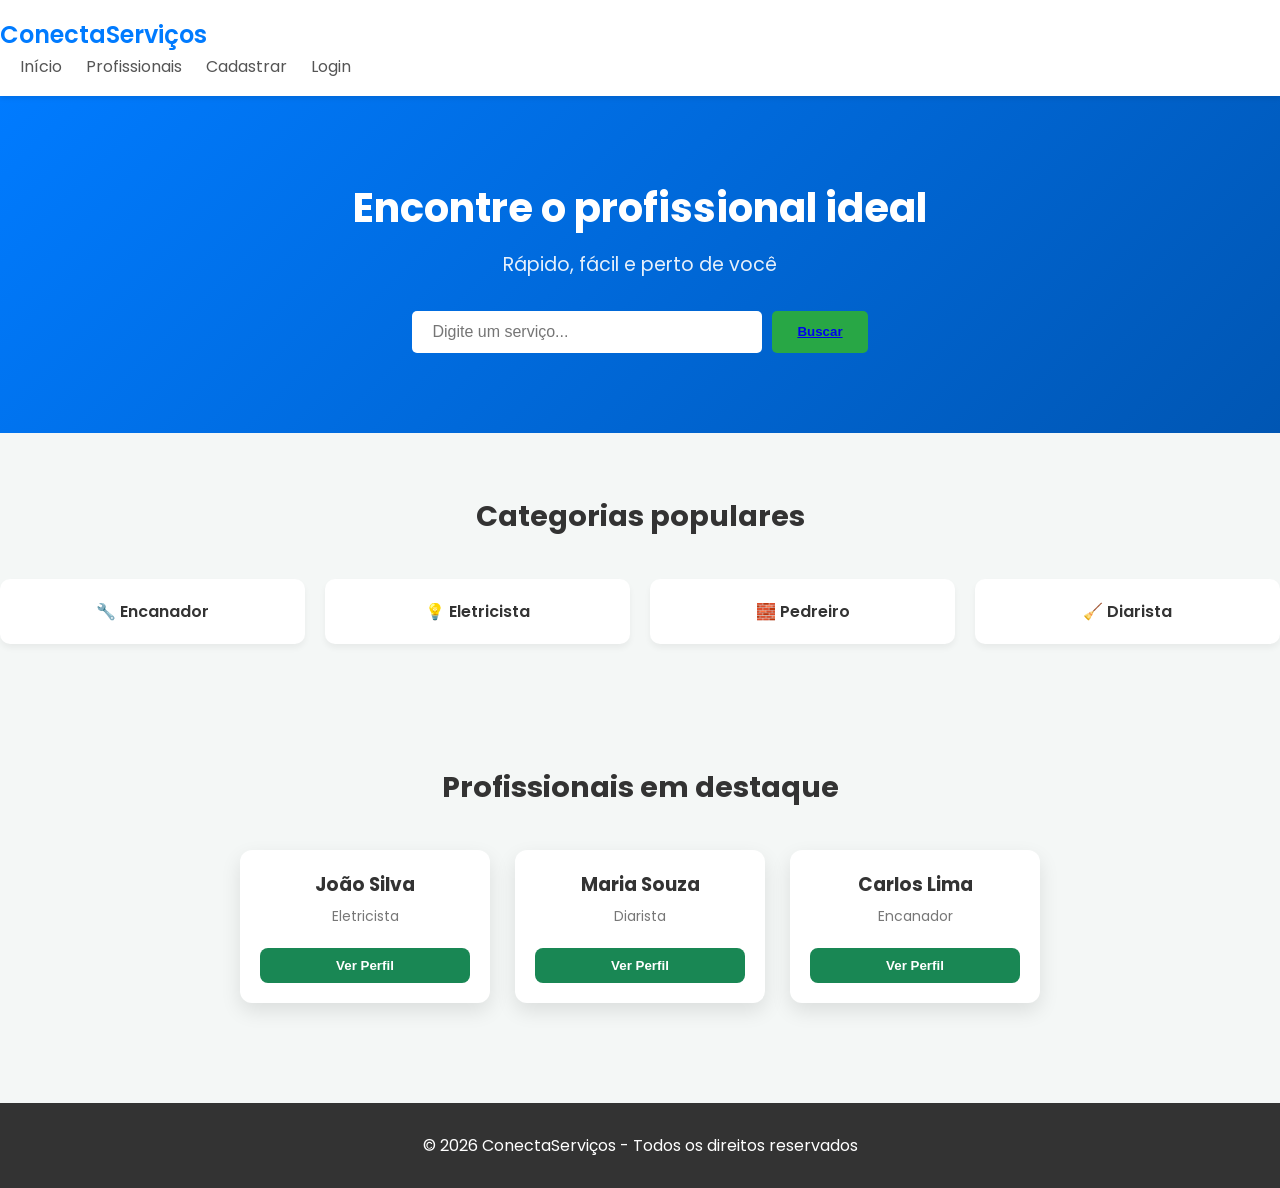
<file: index.html>
<!DOCTYPE html>
<html lang="pt-br">
<head>
<meta charset="UTF-8">
<meta name="viewport" content="width=device-width, initial-scale=1.0">

<title>ConectaServiços</title>

<link rel="stylesheet" href="style.css">
<link href="https://fonts.googleapis.com/css2?family=Poppins:wght@300;400;600&display=swap" rel="stylesheet">

</head>
<body>

<!-- HEADER -->
<header>
  <div class="logo">ConectaServiços</div>
  <nav>
    <a href="index.html">Início</a>
    <a href="profissionais.html">Profissionais</a>
    <a href="cadastrar.html">Cadastrar</a>
    <a href="login.html">Login</a>
  </nav>
</header>

<!-- HERO -->
<section class="hero">
  <h1>Encontre o profissional ideal</h1>
  <p>Rápido, fácil e perto de você</p>

  <div class="busca">
    <input type="text" placeholder="Digite um serviço...">
   <button><a href="buscar.html">Buscar</a></button>
  </div>
</section>

<!-- CATEGORIAS -->
<section class="categorias">
  <h2>Categorias populares</h2>

  <div class="grid">
    <div class="card">🔧 Encanador</div>
    <div class="card">💡 Eletricista</div>
    <div class="card">🧱 Pedreiro</div>
    <div class="card">🧹 Diarista</div>
  </div>
</section>

<!-- PROFISSIONAIS -->
<section class="profissionais">
  <h2>Profissionais em destaque</h2>

  <div class="grid">
    <div class="perfil">
      <h3>João Silva</h3>
      <p>Eletricista</p>
      <button>Ver Perfil</button>
    </div>

    <div class="perfil">
      <h3>Maria Souza</h3>
      <p>Diarista</p>
      <button>Ver Perfil</button>
    </div>

    <div class="perfil">
      <h3>Carlos Lima</h3>
      <p>Encanador</p>
      <button>Ver Perfil</button>
    </div>
  </div>
</section>

<!-- FOOTER -->
<footer>
  <p>© 2026 ConectaServiços - Todos os direitos reservados</p>
</footer>
<script src="index.js"></script>
</body>
</html>
</file>
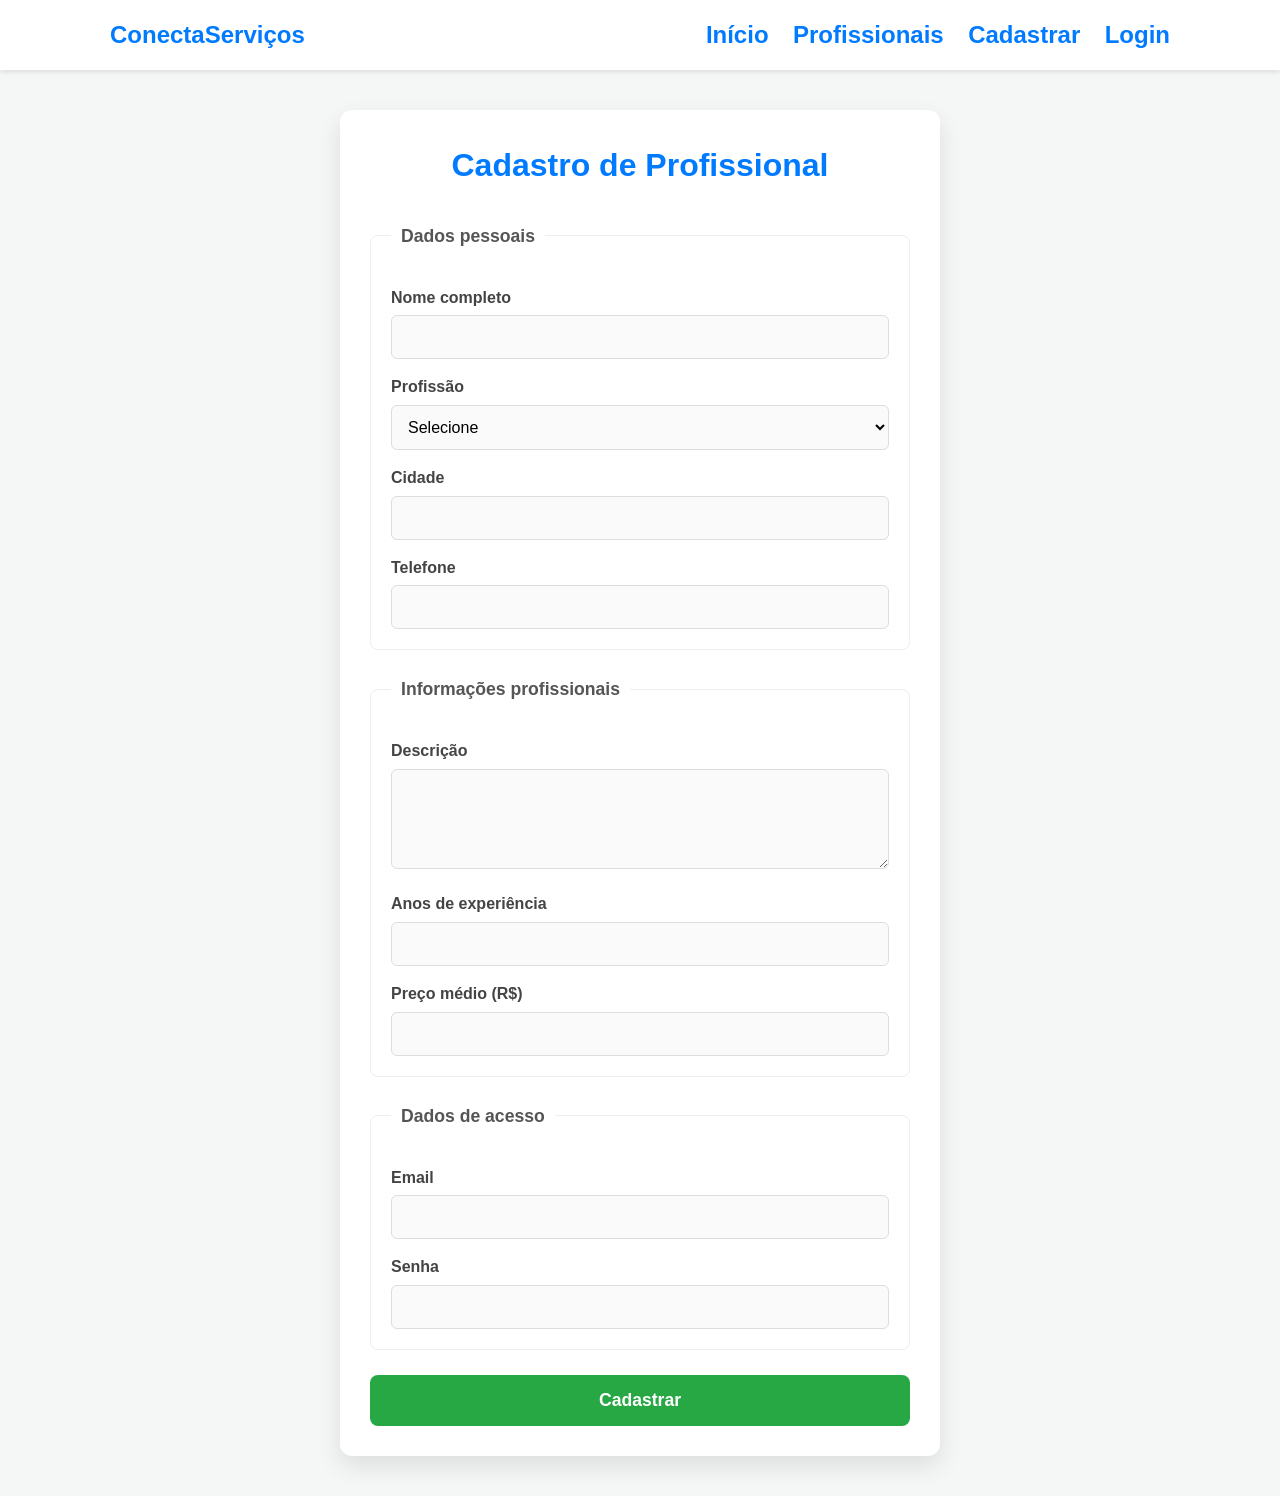
<file: cadastrar.html>
<!DOCTYPE html>
<html lang="pt-br">
<head>
  <meta charset="UTF-8">
  <meta name="viewport" content="width=device-width, initial-scale=1.0">
  <title>Cadastro de Profissional</title>
  <link rel="stylesheet" href="style.css">
  
</head>

<body>
<header>
  <div class="container">
      <a href="index.html" class="logo">ConectaServiços</a>
      <nav>
         <a href="index.html">Início</a>
         <a href="profissionais.html">Profissionais</a>
         <a href="cadastrar.html">Cadastrar</a>
         <a href="login.html">Login</a>
      </nav>
    </div>
</header>  
  <main class="container">
    <section class="form-section" aria-label="Cadastro de profissional">

      <h1>Cadastro de Profissional</h1>

      <form id="formCadastro">

        <!-- Dados pessoais -->
        <fieldset>
          <legend>Dados pessoais</legend>

          <label for="nome">Nome completo</label>
          <input type="text" id="nome" name="nome" required aria-label="Nome completo">

          <label for="profissao">Profissão</label>
          <select id="profissao" name="profissao" required aria-label="Profissão">
            <option value="">Selecione</option>
            <option value="faxineiro">Faxineiro</option>
            <option value="eletricista">Eletricista</option>
            <option value="encanador">Encanador</option>
            <option value="programador">Programador</option>
          </select>

          <label for="cidade">Cidade</label>
          <input type="text" id="cidade" name="cidade" required aria-label="Cidade">

          <label for="telefone">Telefone</label>
          <input type="tel" id="telefone" name="telefone" required aria-label="Telefone">

        </fieldset>

        <!-- Informações profissinais -->
        <fieldset>
          <legend>Informações profissionais</legend>

          <label for="descricao">Descrição</label>
          <textarea id="descricao" name="descricao" rows="4" aria-label="Descrição sobre o profissional"></textarea>

          <label for="experiencia">Anos de experiência</label>
          <input type="number" id="experiencia" name="experiencia" aria-label="Anos de experiência">

          <label for="preco">Preço médio (R$)</label>
          <input type="number" id="preco" name="preco" aria-label="Preço médio">

        </fieldset>

        <!-- Conta -->
        <fieldset>
          <legend>Dados de acesso</legend>

          <label for="email">Email</label>
          <input type="email" id="email" name="email" required aria-label="Email">

          <label for="senha">Senha</label>
          <input type="password" id="senha" name="senha" required aria-label="Senha">

        </fieldset>

        <button type="submit">Cadastrar</button>

      </form>

    </section>
  </main>
<script src="cadastrar.js"></script>
</body>
</html>
</file>
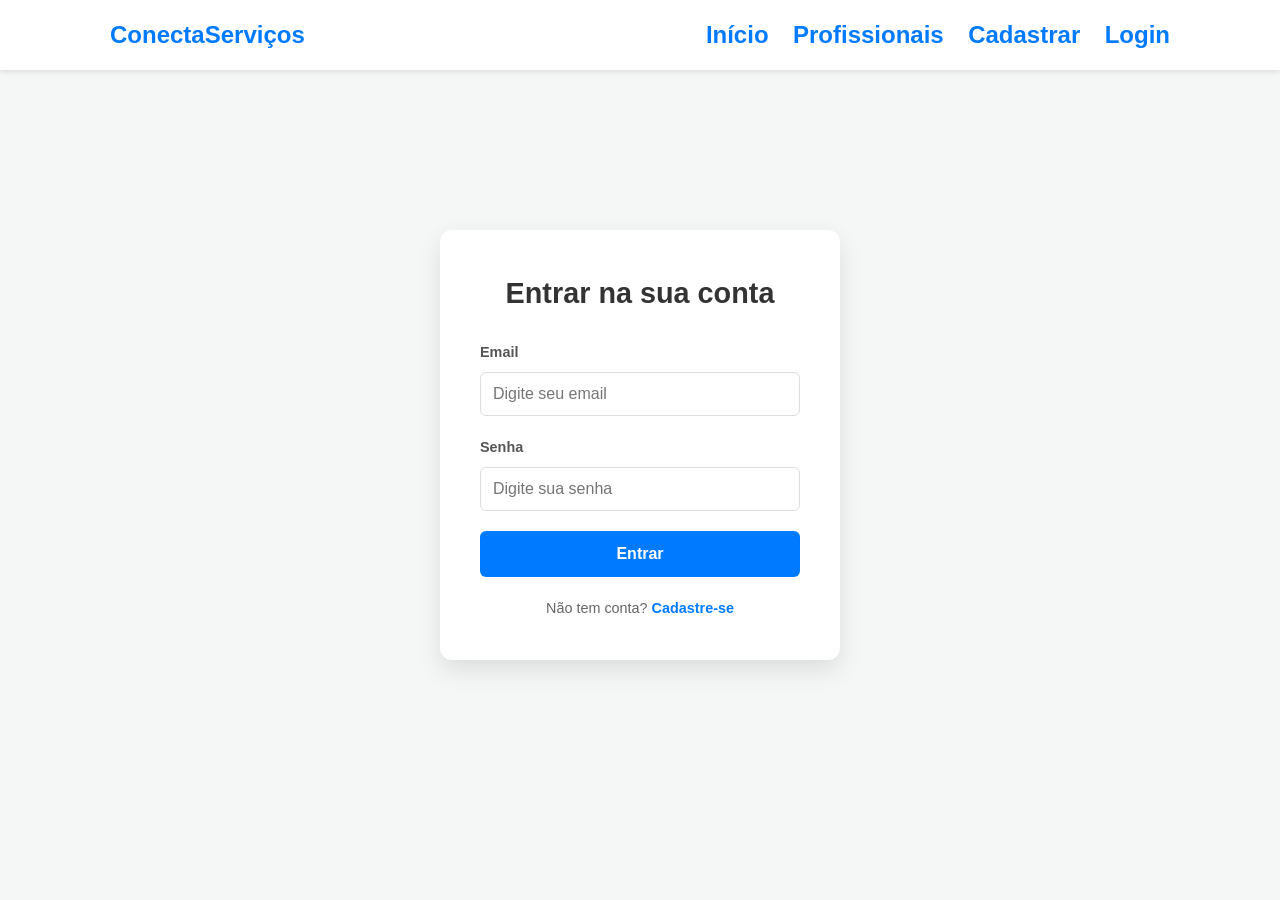
<file: Login.html>
<!DOCTYPE html>
<html lang="pt-br">
<head>
  <meta charset="UTF-8">
  <meta name="viewport" content="width=device-width, initial-scale=1.0">
  <title>Login - ConectaServiços</title>
  <link rel="stylesheet" href="style.css">
</head>
<body>

<header>
  <div class="container">
      <a href="index.html" class="logo">ConectaServiços</a>
      <nav>
         <a href="index.html">Início</a>
         <a href="profissionais.html">Profissionais</a>
         <a href="cadastrar.html">Cadastrar</a>
         <a href="login.html">Login</a>
      </nav>
    </div>
</header>

<section class="login">
  <div class="container">

    <h2>Entrar na sua conta</h2>

    <form>
      <label for="email">Email</label>
  <input id="email" type="email" placeholder="Digite seu email" required>

  <label for="senha">Senha</label>
  <input id="senha" type="password" placeholder="Digite sua senha" required>

  <button type="submit">Entrar</button>
    </form>
<p>Não tem conta? <a href="#">Cadastre-se</a></p>
  </div>
</section>

</body>
</html>
</file>
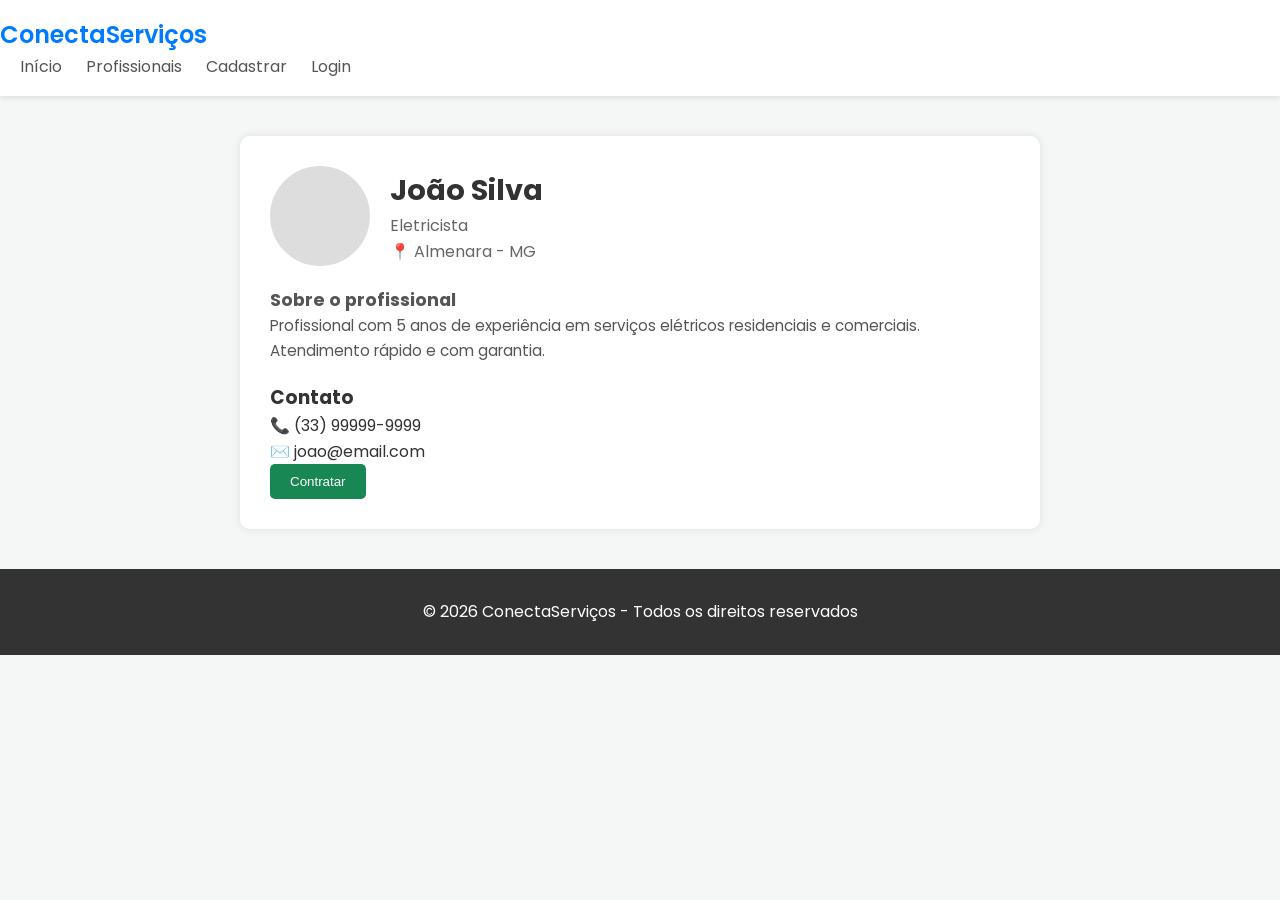
<file: perfil.html>
<!DOCTYPE html>
<html lang="pt-br">
<head>
<meta charset="UTF-8">
<meta name="viewport" content="width=device-width, initial-scale=1.0">

<title>Perfil do Profissional</title>

<link rel="stylesheet" href="style.css">
<link href="https://fonts.googleapis.com/css2?family=Poppins:wght@300;400;600&display=swap" rel="stylesheet">

<style>

.perfil-container{
max-width:800px;
margin:40px auto;
background:white;
padding:30px;
border-radius:10px;
box-shadow:0 0 10px rgba(0,0,0,0.1);
}

.perfil-header{
display:flex;
align-items:center;
gap:20px;
margin-bottom:20px;
}

.foto{
width:100px;
height:100px;
background:#ddd;
border-radius:50%;
}

.info h2{
margin:0;
}

.info p{
color:#666;
}

.descricao{
margin-top:20px;
}

.contato{
margin-top:20px;
}

.contato button{
padding:10px 20px;
border:none;
background:#198754;
color:white;
border-radius:5px;
cursor:pointer;
}

</style>

</head>
<body>

<!-- HEADER -->
<header>
  <div class="logo">ConectaServiços</div>
  <nav>
    <a href="index.html">Início</a>
    <a href="profissionais.html">Profissionais</a>
    <a href="cadastrar.html">Cadastrar</a>
    <a href="login.html">Login</a>
  </nav>
</header>

<!-- PERFIL -->
<div class="perfil-container">

<div class="perfil-header">
<div class="foto"></div>

<div class="info">
<h2>João Silva</h2>
<p>Eletricista</p>
<p>📍 Almenara - MG</p>
</div>
</div>

<div class="descricao">
<h3>Sobre o profissional</h3>
<p>
Profissional com 5 anos de experiência em serviços elétricos residenciais e comerciais.
Atendimento rápido e com garantia.
</p>
</div>

<div class="contato">
<h3>Contato</h3>
<p>📞 (33) 99999-9999</p>
<p>✉️ joao@email.com</p>

<button>Contratar</button>
</div>

</div>

<!-- FOOTER -->
<footer>
  <p>© 2026 ConectaServiços - Todos os direitos reservados</p>
</footer>

</body>
</html>
</file>
<file: style.css>
/* Configurações Gerais */
* {
    margin: 0;
    padding: 0;
    box-sizing: border-box;
}

body {
    font-family: 'Poppins', sans-serif;
    line-height: 1.6;
    color: #333;
    background-color: #f4f7f6;
}

.container {
    max-width: 1100px;
    margin: 0 auto;
    padding: 0 20px;
}

/* Header */
header {
    background: #ffffff;
    padding: 1rem 0;
    box-shadow: 0 2px 5px rgba(0,0,0,0.1);
    position: sticky;
    top: 0;
    z-index: 1000;
}

header .container {
    display: flex;
    justify-content: space-between;
    align-items: center;
}

.logo {
    font-size: 1.5rem;
    font-weight: 600;
    color: #007bff;
}

nav a {
    text-decoration: none;
    color: #555;
    margin-left: 20px;
    font-weight: 400;
    transition: color 0.3s;
}

nav a:hover {
    color: #007bff;
}

/* Hero Section */
.hero {
    background: linear-gradient(135deg, #007bff 0%, #0056b3 100%);
    color: white;
    padding: 80px 0;
    text-align: center;
}

.hero h1 {
    font-size: 2.5rem;
    margin-bottom: 10px;
}

.hero p {
    font-size: 1.2rem;
    margin-bottom: 30px;
    opacity: 0.9;
}

.busca {
    display: flex;
    justify-content: center;
    gap: 10px;
}

.busca input {
    padding: 12px 20px;
    width: 350px;
    border: none;
    border-radius: 5px;
    font-size: 1rem;
}

.busca button {
    padding: 12px 25px;
    border: none;
    background-color: #28a745;
    color: white;
    font-weight: 600;
    border-radius: 5px;
    cursor: pointer;
    transition: background 0.3s;
}

.busca button:hover {
    background-color: #218838;
}

/* Categorias e Profissionais */
section {
    padding: 60px 0;
}

h2 {
    text-align: center;
    margin-bottom: 40px;
    font-size: 1.8rem;
}

.grid {
    display: grid;
    grid-template-columns: repeat(auto-fit, minmax(200px, 1fr));
    gap: 20px;
}

/* Cards de Categoria */
.card {
    background: white;
    padding: 20px;
    text-align: center;
    border-radius: 10px;
    box-shadow: 0 4px 6px rgba(0,0,0,0.05);
    transition: transform 0.3s;
    cursor: pointer;
    font-weight: 600;
}

.card:hover {
    transform: translateY(-5px);
    color: #007bff;
}

/* Cards de Perfil */
.perfil {
    background: white;
    padding: 30px;
    border-radius: 10px;
    text-align: center;
    box-shadow: 0 4px 10px rgba(0,0,0,0.08);
}

.perfil h3 {
    margin-bottom: 5px;
}

.perfil p {
    color: #777;
    margin-bottom: 20px;
}

.perfil button {
    background-color: transparent;
    border: 2px solid #007bff;
    color: #007bff;
    padding: 8px 20px;
    border-radius: 5px;
    font-weight: 600;
    cursor: pointer;
    transition: all 0.3s;
}

.perfil button:hover {
    background-color: #007bff;
    color: white;
}

/* Footer */
footer {
    background: #333;
    color: white;
    text-align: center;
    padding: 30px 0;
    margin-top: 40px;
}

/* Responsividade */
@media (max-width: 768px) {
    .busca {
        flex-direction: column;
        align-items: center;
    }
    
    .busca input {
        width: 100%;
    }

    header .container {
        flex-direction: column;
        gap: 15px;
    }

    nav a {
        margin: 0 10px;
    }
}
/* --- Estilos da Página de Login --- */

.login {
    display: flex;
    justify-content: center;
    align-items: center;
    min-height: calc(100vh - 150px); /* Centraliza verticalmente descontando o header/footer */
    padding: 40px 20px;
}

.login .container {
    background: #ffffff;
    max-width: 400px;
    width: 100%;
    padding: 40px;
    border-radius: 12px;
    box-shadow: 0 10px 25px rgba(0,0,0,0.1);
}

.login h2 {
    margin-bottom: 25px;
    color: #333;
    font-weight: 600;
}

.login form {
    display: flex;
    flex-direction: column;
}

.login label {
    margin-bottom: 8px;
    font-weight: 600;
    font-size: 0.9rem;
    color: #555;
}

.login input {
    padding: 12px;
    margin-bottom: 20px;
    border: 1px solid #ddd;
    border-radius: 6px;
    font-size: 1rem;
    font-family: inherit;
    transition: border-color 0.3s;
}

.login input:focus {
    outline: none;
    border-color: #007bff;
    box-shadow: 0 0 0 2px rgba(0,123,255,0.1);
}

.login button[type="submit"] {
    background-color: #007bff;
    color: white;
    padding: 14px;
    border: none;
    border-radius: 6px;
    font-size: 1rem;
    font-weight: 600;
    cursor: pointer;
    transition: background 0.3s;
}

.login button[type="submit"]:hover {
    background-color: #0056b3;
}

.login p {
    text-align: center;
    margin-top: 20px;
    font-size: 0.9rem;
    color: #666;
}

.login p a {
    color: #007bff;
    text-decoration: none;
    font-weight: 600;
}

.login p a:hover {
    text-decoration: underline;
}

/* Ajuste no link do Header para o Login */
header .container a {
    text-decoration: none;
    color: #007bff;
    font-weight: 600;
    font-size: 1.5rem;
}
/* --- Estilos da Página de Cadastro --- */

.form-section {
    background: #ffffff;
    max-width: 600px; /* Um pouco mais largo que o login para caber os campos */
    margin: 40px auto;
    padding: 30px;
    border-radius: 12px;
    box-shadow: 0 10px 25px rgba(0,0,0,0.1);
}

.form-section h1 {
    text-align: center;
    color: #007bff;
    margin-bottom: 30px;
    font-size: 2rem;
}

/* Estilização dos Grupos (Fieldset) */
fieldset {
    border: 1px solid #eee;
    border-radius: 8px;
    padding: 20px;
    margin-bottom: 25px;
}

legend {
    font-weight: 600;
    padding: 0 10px;
    color: #555;
    font-size: 1.1rem;
}

/* Labels e Campos */
.form-section label {
    display: block;
    margin-top: 15px;
    margin-bottom: 5px;
    font-weight: 600;
    color: #444;
}

.form-section input, 
.form-section select, 
.form-section textarea {
    width: 100%;
    padding: 12px;
    border: 1px solid #ddd;
    border-radius: 6px;
    font-family: inherit;
    font-size: 1rem;
    background-color: #fafafa;
    transition: all 0.3s;
}

/* Efeito ao clicar nos campos */
.form-section input:focus, 
.form-section select:focus, 
.form-section textarea:focus {
    outline: none;
    border-color: #007bff;
    background-color: #fff;
    box-shadow: 0 0 0 3px rgba(0,123,255,0.1);
}

/* Ajuste específico para o Textarea */
textarea {
    resize: vertical; /* Permite aumentar apenas a altura */
    min-height: 100px;
}

/* Botão de Cadastro */
.form-section button[type="submit"] {
    display: block;
    width: 100%;
    padding: 15px;
    background-color: #28a745; /* Verde para diferenciar do login */
    color: white;
    border: none;
    border-radius: 8px;
    font-size: 1.1rem;
    font-weight: 600;
    cursor: pointer;
    transition: background 0.3s, transform 0.2s;
    margin-top: 10px;
}

.form-section button[type="submit"]:hover {
    background-color: #218838;
    transform: translateY(-2px);
}

.form-section button[type="submit"]:active {
    transform: translateY(0);
}

/* Responsividade para Telas Pequenas */
@media (max-width: 480px) {
    .form-section {
        padding: 20px;
        margin: 20px 10px;
    }
    
    fieldset {
        padding: 15px;
    }
}
/* TÍTULO DA PÁGINA */
.profissionais h1 {
  text-align: center;
  margin-bottom: 30px;
}

/* GRID DE PROFISSIONAIS */
.profissionais .grid {
  display: flex;
  justify-content: center;
  flex-wrap: wrap;
  gap: 25px;
}

/* CARD DO PROFISSIONAL */
.perfil {
  background: #fff;
  padding: 20px;
  border-radius: 12px;
  width: 250px;

  box-shadow: 0 8px 20px rgba(0,0,0,0.1);
  transition: 0.3s;
}

/* HOVER (efeito bonito) */
.perfil:hover {
  transform: translateY(-5px);
}

/* NOME */
.perfil h2 {
  margin-bottom: 10px;
  color: #198754;
}

/* TEXTO */
.perfil p {
  font-size: 14px;
  margin-bottom: 5px;
}

/* BOTÃO */
.perfil button {
  margin-top: 15px;
  width: 100%;
  padding: 10px;

  border: none;
  border-radius: 8px;
  background: #198754;
  color: #fff;
  font-weight: 600;
  cursor: pointer;
}

.perfil button:hover {
  background: #157347;
}
/* --- Página de Resultados de Busca --- */

.busca-container {
    display: flex;
    gap: 30px;
    padding: 40px 20px;
    max-width: 1200px;
    margin: 0 auto;
}

/* --- FILTROS (LATERAL) --- */
.filtros {
    width: 280px;
    background: #fff;
    padding: 20px;
    border-radius: 12px;

    box-shadow: 0 8px 20px rgba(0,0,0,0.08);
    height: fit-content;
}

.filtros h3 {
    margin-bottom: 20px;
    color: #007bff;
}

.filtro-grupo {
    margin-bottom: 20px;
}

.filtro-grupo label {
    display: block;
    font-weight: 600;
    margin-bottom: 8px;
    color: #555;
}

.filtro-grupo input,
.filtro-grupo select {
    width: 100%;
    padding: 10px;
    border-radius: 6px;
    border: 1px solid #ddd;
    background: #fafafa;
}

/* Botão filtro */
.btn-filtrar {
    width: 100%;
    padding: 12px;
    border: none;
    border-radius: 8px;

    background: #007bff;
    color: #fff;
    font-weight: 600;
    cursor: pointer;
}

.btn-filtrar:hover {
    background: #0056b3;
}

/* --- RESULTADOS --- */
.resultados {
    flex: 1;
}

.resultados h2 {
    text-align: left;
    margin-bottom: 25px;
}

/* CARD DE RESULTADO */
.card-resultado {
    display: flex;
    gap: 20px;
    background: #fff;
    padding: 20px;
    margin-bottom: 20px;

    border-radius: 12px;
    box-shadow: 0 8px 20px rgba(0,0,0,0.08);
    transition: 0.3s;
}

.card-resultado:hover {
    transform: translateY(-3px);
}

/* FOTO */
.foto-perfil {
    width: 80px;
    height: 80px;
    background: #ddd;
    border-radius: 50%;
    flex-shrink: 0;
}

/* INFO */
.info-resultado {
    flex: 1;
}

.header-card {
    display: flex;
    justify-content: space-between;
    align-items: center;
    margin-bottom: 5px;
}

.header-card h3 {
    color: #198754;
}

.nota {
    font-size: 0.9rem;
    color: #f39c12;
    font-weight: 600;
}

.especialidade {
    font-weight: 600;
    color: #444;
}

.localizacao {
    font-size: 0.9rem;
    color: #777;
}

.descricao {
    margin: 10px 0;
    font-size: 0.95rem;
    color: #555;
}

/* TAGS */
.tags {
    display: flex;
    gap: 8px;
    flex-wrap: wrap;
}

.tags span {
    background: #e9f5ff;
    color: #007bff;
    padding: 5px 10px;
    border-radius: 20px;
    font-size: 0.8rem;
    font-weight: 600;
}

/* AÇÃO (lado direito) */
.acao-resultado {
    text-align: right;
    display: flex;
    flex-direction: column;
    justify-content: space-between;
}

.preco-medio {
    font-size: 0.95rem;
    color: #555;
}

.preco-medio strong {
    color: #28a745;
    font-size: 1.1rem;
}

/* BOTÃO */
.btn-perfil {
    margin-top: 10px;
    padding: 10px 15px;

    border: none;
    border-radius: 8px;

    background: #198754;
    color: #fff;
    font-weight: 600;
    cursor: pointer;
}

.btn-perfil:hover {
    background: #157347;
}

/* --- RESPONSIVO --- */
@media (max-width: 900px) {
    .busca-container {
        flex-direction: column;
    }

    .filtros {
        width: 100%;
    }

    .card-resultado {
        flex-direction: column;
        align-items: center;
        text-align: center;
    }

    .header-card {
        flex-direction: column;
        gap: 5px;
    }

    .acao-resultado {
        width: 100%;
        align-items: center;
    }
}
.admin-acoes {
    margin-top: 15px;
    display: flex;
    gap: 10px;
}

.admin-acoes button {
    flex: 1;
    padding: 8px;
    border: none;
    border-radius: 6px;
    font-weight: 600;
    cursor: pointer;
}

/* Editar */
.admin-acoes button:first-child {
    background: #ffc107;
}

/* Excluir */
.admin-acoes button:last-child {
    background: #dc3545;
    color: white;
}
</file>
